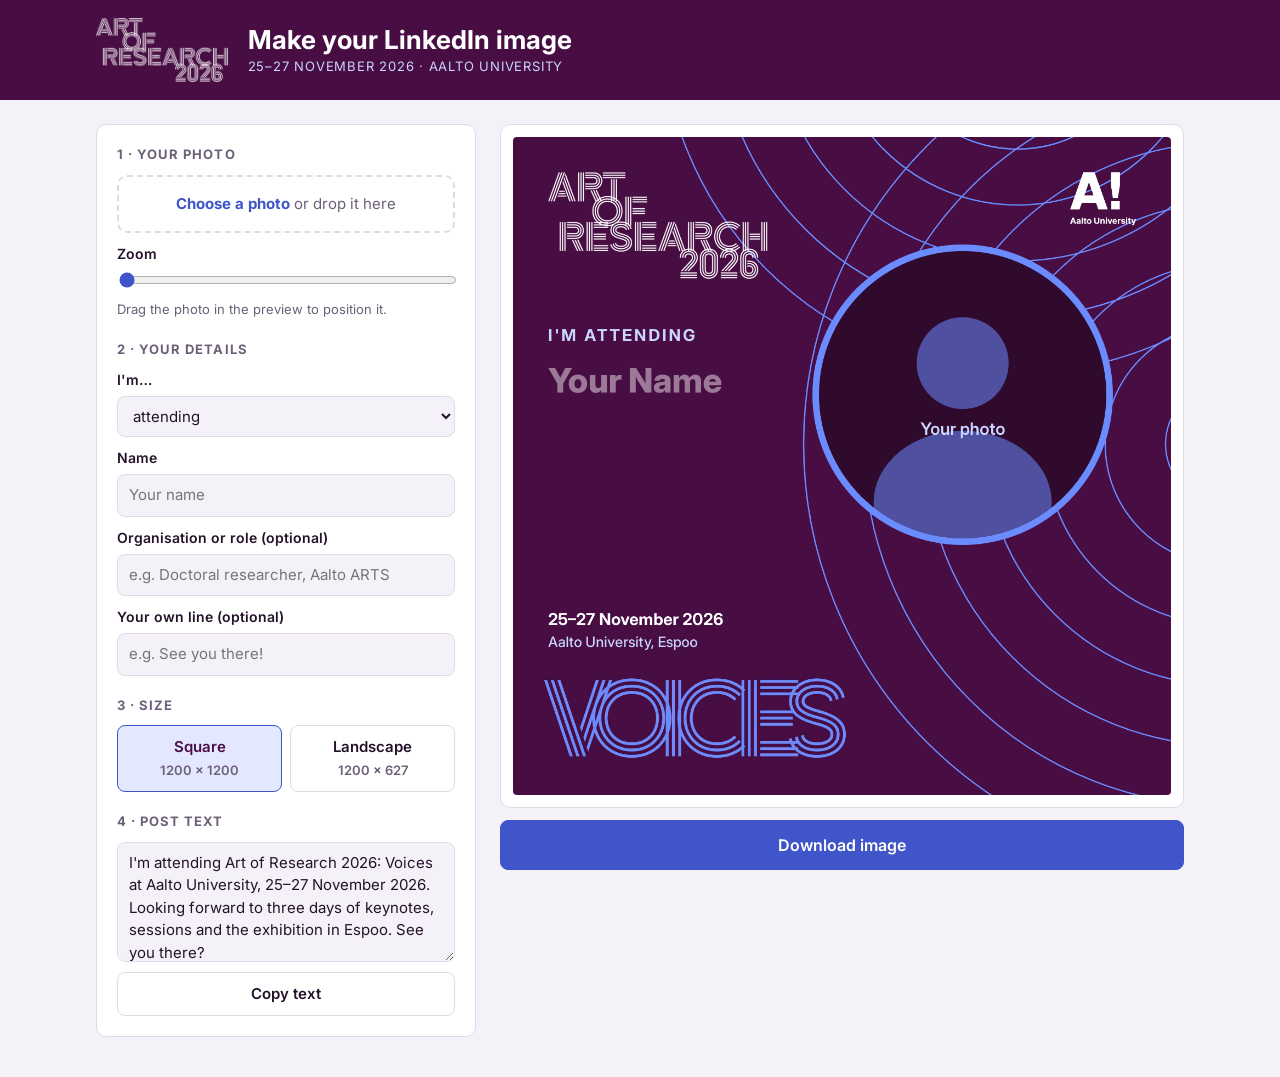
<file: index.html>
<!doctype html>
<html lang="en">
<head>
<meta charset="utf-8">
<meta name="viewport" content="width=device-width,initial-scale=1">
<style>body{margin:0}img{max-width:100%}[hidden]{display:none!important}</style>
</head>
<body>
<title>Art of Research 2026 Post Image</title>
<link rel="preconnect" href="https://fonts.googleapis.com">
<link rel="preconnect" href="https://fonts.gstatic.com" crossorigin>
<link rel="stylesheet" href="https://fonts.googleapis.com/css2?family=Inter:wght@400;500;600;700;800&display=swap">
<style>
/* Layout: brand band on top, controls left and live preview right; one column on phones. Colours from the Art of Research programme. */
:root{
  --bg:#f4f2f8; --surface:#ffffff; --fg:#25122a; --muted:#6c6079; --line:#e1d9e8;
  --brand:#480E44; --on-brand:#ffffff; --on-brand-soft:#c9d4ff;
  --accent:#3F55C9; --accent-fg:#ffffff; --chip:#e3e8ff; --chip-fg:#480E44; --focus:#6B8CFF;
  --font:"Inter","Helvetica Neue",Helvetica,Arial,sans-serif;
}
@media (prefers-color-scheme: dark){:root:not([data-theme="light"]){
  --bg:#150a17; --surface:#21112a; --fg:#f2ebf5; --muted:#b5a8c0; --line:#3a2745;
  --accent:#8fa6ff; --accent-fg:#150a17; --chip:#2d2552; --chip-fg:#dfe5ff; color-scheme:dark}}
:root[data-theme="dark"]{
  --bg:#150a17; --surface:#21112a; --fg:#f2ebf5; --muted:#b5a8c0; --line:#3a2745;
  --accent:#8fa6ff; --accent-fg:#150a17; --chip:#2d2552; --chip-fg:#dfe5ff; color-scheme:dark}
*{box-sizing:border-box}
body{background:var(--bg);color:var(--fg);font-family:var(--font);font-size:15px;line-height:1.5}
.band{background:var(--brand);color:var(--on-brand)}
.band-inner,.wrap{max-width:1120px;margin:0 auto;padding-left:max(16px,env(safe-area-inset-left,0px));padding-right:max(16px,env(safe-area-inset-right,0px))}
.band-inner{display:flex;align-items:center;gap:20px;flex-wrap:wrap;padding-block:18px}
.band-inner img{height:64px;width:auto}
.band h1{font-size:clamp(20px,3vw,26px);line-height:1.2;margin:0;text-wrap:balance}
.band p{margin:2px 0 0;color:var(--on-brand-soft);font-size:13px;letter-spacing:.06em;text-transform:uppercase}
.wrap{padding-block:24px 40px}
.grid{display:grid;grid-template-columns:minmax(0,380px) minmax(0,1fr);gap:24px;align-items:start}
@media (max-width:820px){.grid{grid-template-columns:minmax(0,1fr)}}
.panel{background:var(--surface);border:1px solid var(--line);border-radius:10px;padding:20px;display:flex;flex-direction:column;gap:20px;min-width:0}
.step{display:flex;flex-direction:column;gap:10px}
.step h2{margin:0;font-size:13px;letter-spacing:.08em;text-transform:uppercase;color:var(--muted);font-weight:700}
label{font-weight:600;font-size:14px}
.field{display:flex;flex-direction:column;gap:6px}
input[type=text],select,textarea{font:inherit;color:var(--fg);background:var(--bg);border:1px solid var(--line);border-radius:8px;padding:9px 11px;width:100%}
textarea{min-height:120px;resize:vertical}
input[type=range]{width:100%;accent-color:var(--accent)}
.drop{border:2px dashed var(--line);border-radius:10px;padding:16px;text-align:center;color:var(--muted);cursor:pointer}
.drop.over{border-color:var(--accent);color:var(--fg)}
.drop strong{color:var(--accent)}
.seg{display:flex;gap:8px;flex-wrap:wrap}
.seg button{flex:1 1 140px}
button{font:inherit;font-weight:600;border-radius:8px;padding:10px 14px;cursor:pointer;border:1px solid var(--line);background:var(--surface);color:var(--fg)}
button[aria-pressed="true"]{background:var(--chip);color:var(--chip-fg);border-color:var(--accent)}
button.primary{background:var(--accent);color:var(--accent-fg);border-color:var(--accent);width:100%;font-size:16px;padding:12px}
button:focus-visible,input:focus-visible,select:focus-visible,textarea:focus-visible,.drop:focus-visible{outline:3px solid var(--focus);outline-offset:2px}
.row{display:flex;gap:8px;align-items:center}
.row > *{min-width:0}
.hint{font-size:13px;color:var(--muted);margin:0}
.preview{display:flex;flex-direction:column;gap:12px;min-width:0;position:sticky;top:max(16px,env(safe-area-inset-top,0px))}
.canvas-box{background:var(--surface);border:1px solid var(--line);border-radius:10px;padding:12px}
canvas{display:block;width:100%;height:auto;border-radius:4px;touch-action:none;cursor:grab}
canvas.dragging{cursor:grabbing}
.status{font-size:14px;min-height:1.5em;margin:0}
#fallback img{width:100%;height:auto;border-radius:4px;border:1px solid var(--line)}
#fallback{display:flex;flex-direction:column;gap:8px}
#fallback[hidden]{display:none}
@media (prefers-reduced-motion:reduce){*{transition:none!important}}
</style>

<header class="band">
  <div class="band-inner">
    <img src="[data-uri]" alt="Art of Research 2026">
    <div>
      <h1>Make your LinkedIn image</h1>
      <p>25–27 November 2026 · Aalto University</p>
    </div>
  </div>
</header>

<main class="wrap">
  <div class="grid">
    <section class="panel" aria-label="Settings">
      <div class="step">
        <h2>1 · Your photo</h2>
        <div class="drop" id="drop" tabindex="0" role="button" aria-label="Choose a photo">
          <strong>Choose a photo</strong> or drop it here
        </div>
        <input type="file" id="file" accept="image/*" hidden>
        <div class="field">
          <label for="zoom">Zoom</label>
          <input type="range" id="zoom" min="1" max="3" step="0.01" value="1">
        </div>
        <p class="hint">Drag the photo in the preview to position it.</p>
      </div>

      <div class="step">
        <h2>2 · Your details</h2>
        <div class="field">
          <label for="mode">I'm…</label>
          <select id="mode">
            <option value="attending">attending</option>
            <option value="presenting">presenting</option>
            <option value="volunteering">volunteering</option>
          </select>
        </div>
        <div class="field">
          <label for="name">Name</label>
          <input type="text" id="name" placeholder="Your name" maxlength="60" autocomplete="name">
        </div>
        <div class="field">
          <label for="org">Organisation or role (optional)</label>
          <input type="text" id="org" placeholder="e.g. Doctoral researcher, Aalto ARTS" maxlength="80">
        </div>
        <div class="field">
          <label for="msg">Your own line (optional)</label>
          <input type="text" id="msg" placeholder="e.g. See you there!" maxlength="50">
        </div>
      </div>

      <div class="step">
        <h2>3 · Size</h2>
        <div class="seg" role="group" aria-label="Image size">
          <button type="button" id="sq" aria-pressed="true">Square<br><span class="hint">1200 × 1200</span></button>
          <button type="button" id="ls" aria-pressed="false">Landscape<br><span class="hint">1200 × 627</span></button>
        </div>
      </div>

      <div class="step">
        <h2>4 · Post text</h2>
        <textarea id="post" aria-label="Post text"></textarea>
        <button type="button" id="copy">Copy text</button>
      </div>
    </section>

    <section class="preview" aria-label="Preview">
      <div class="canvas-box"><canvas id="cv" width="1200" height="1200" aria-label="Preview of your LinkedIn image"></canvas></div>
      <button type="button" class="primary" id="save">Download image</button>
      <p class="status" id="status" role="status"></p>
      <div id="fallback" hidden>
        <p class="hint">Downloading isn't available here. Press and hold, or right-click, the image below and save it.</p>
        <img id="fallbackImg" alt="Your LinkedIn image">
      </div>
    </section>
  </div>
</main>

<script>
(function(){
  const C = {bg:"#480D43", blue:"#6B8CFF", light:"#C9D4FF", white:"#FFFFFF", deep:"#2F0A2D"};
  const DATE = "25–27 November 2026", PLACE = "Aalto University, Espoo";
  const LABEL = {attending:"I'M ATTENDING", presenting:"I'M PRESENTING", volunteering:"I'M VOLUNTEERING"};
  const POST = {
    attending:"I'm attending Art of Research 2026: Voices at Aalto University, 25–27 November 2026. Looking forward to three days of keynotes, sessions and the exhibition in Espoo. See you there?",
    presenting:"I'm presenting at Art of Research 2026: Voices at Aalto University, 25–27 November 2026. Come and say hello at my session!",
    volunteering:"I'm volunteering at Art of Research 2026: Voices at Aalto University, 25–27 November 2026. Find us at the info desk, in the session rooms and at the cloakrooms!"
  };
  const $ = id => document.getElementById(id);
  const cv = $("cv"), ctx = cv.getContext("2d");
  const state = {photo:null, zoom:1, ox:0, oy:0, mode:"attending", name:"", org:"", msg:"", fmt:"square", postEdited:false};

  function load(src){ return new Promise(r => { const i = new Image(); i.onload = () => r(i); i.onerror = () => r(null); i.src = src; }); }
  let AOR, HERO, AALTO;

  function geo(){
    // sets: [centre x, centre y, first radius, step, count] for the two families of circles
    if (state.fmt === "square") return {W:1200,H:1200,cx:820,cy:470,r:262,
      logo:[64,64,400],tx:64,label:372,nameLines:3,aalto:[1200-64-120,64,120],
      voices:[52,1200-64-154,560], dateY:930,
      sets:[[920,-220,140,102,6],[1300,560,110,110,7]]};
    return {W:1200,H:627,cx:930,cy:300,r:200,logo:[52,48,270],tx:52,label:262,nameLines:2,aalto:null,
      voices:[1200-52-240,627-28-66,240], dateY:579,
      sets:[[930,-170,120,95,6],[1250,200,90,95,6]]};
  }
  function wrap(text, maxW, maxLines){
    const words = text.split(/\s+/).filter(Boolean), lines = [];
    let cur = "";
    for (const w of words){
      const t = cur ? cur + " " + w : w;
      if (ctx.measureText(t).width <= maxW || !cur) cur = t; else { lines.push(cur); cur = w; }
    }
    if (cur) lines.push(cur);
    if (lines.length > maxLines){ const keep = lines.slice(0, maxLines); keep[maxLines-1] = keep[maxLines-1].replace(/\s*\S*$/, "") + "…"; return keep; }
    return lines;
  }
  function spaced(text, x, y, px){
    if ("letterSpacing" in ctx){ ctx.letterSpacing = px + "px"; ctx.fillText(text, x, y); ctx.letterSpacing = "0px"; return; }
    ctx.fillText(text, x, y);
  }

  function draw(){
    const g = geo();
    if (cv.width !== g.W || cv.height !== g.H){ cv.width = g.W; cv.height = g.H; }
    ctx.textBaseline = "alphabetic";
    ctx.fillStyle = C.bg; ctx.fillRect(0,0,g.W,g.H);
    // resonance arcs around the photo
    ctx.save();
    ctx.strokeStyle = C.blue; ctx.lineWidth = 2.5;
    for (const [x, y, r0, step, n] of g.sets){
      for (let i = 0; i < n; i++){ ctx.beginPath(); ctx.arc(x, y, r0 + i*step, 0, Math.PI*2); ctx.stroke(); }
    }
    ctx.restore(); ctx.globalAlpha = 1;
    // VOICES wordmark, cut from the conference banner
    if (HERO){ const [x,y,w] = g.voices; ctx.drawImage(HERO, 60, 112, 870, 240, x, y, w, w*240/870); }
    const textRight = g.cx - g.r - 48;
    // logos
    if (AOR){ const [x,y,w] = g.logo; ctx.drawImage(AOR, x, y, w, w*292/600); }
    if (g.aalto && AALTO){ const [x,y,w] = g.aalto; ctx.drawImage(AALTO, x, y, w, w*357/440); }
    // photo
    ctx.beginPath(); ctx.arc(g.cx, g.cy, g.r + 12, 0, Math.PI*2); ctx.fillStyle = C.blue; ctx.fill();
    ctx.save(); ctx.beginPath(); ctx.arc(g.cx, g.cy, g.r, 0, Math.PI*2); ctx.clip();
    if (state.photo){
      const p = state.photo, s = Math.max(2*g.r/p.width, 2*g.r/p.height) * state.zoom;
      const k = g.r / 262; // offsets are stored for the square size
      ctx.drawImage(p, g.cx - p.width*s/2 + state.ox*k, g.cy - p.height*s/2 + state.oy*k, p.width*s, p.height*s);
    } else {
      ctx.fillStyle = C.deep; ctx.fillRect(g.cx-g.r, g.cy-g.r, 2*g.r, 2*g.r);
      ctx.fillStyle = "rgba(107,140,255,.55)";
      ctx.beginPath(); ctx.arc(g.cx, g.cy - g.r*0.22, g.r*0.32, 0, Math.PI*2); ctx.fill();
      ctx.beginPath(); ctx.ellipse(g.cx, g.cy + g.r*0.75, g.r*0.62, g.r*0.5, 0, 0, Math.PI*2); ctx.fill();
      ctx.fillStyle = C.light; ctx.font = `600 ${Math.round(g.r*0.12)}px Inter, Arial, sans-serif`; ctx.textAlign = "center";
      ctx.fillText("Your photo", g.cx, g.cy + g.r*0.28); ctx.textAlign = "left";
    }
    ctx.restore();
    // text
    const maxW = textRight - g.tx, sq = state.fmt === "square";
    let y = g.label;
    ctx.fillStyle = C.light; ctx.font = `700 ${sq?30:24}px Inter, Arial, sans-serif`;
    spaced(LABEL[state.mode], g.tx, y, 4);
    y += sq ? 26 : 20;
    const name = state.name.trim() || "Your Name";
    ctx.font = `800 ${sq?62:50}px Inter, Arial, sans-serif`; ctx.fillStyle = state.name.trim() ? C.white : "rgba(255,255,255,.45)";
    for (const l of wrap(name, maxW, g.nameLines)){ y += sq ? 68 : 56; ctx.fillText(l, g.tx, y); }
    if (state.org.trim()){
      ctx.font = `500 ${sq?30:24}px Inter, Arial, sans-serif`; ctx.fillStyle = C.light; y += sq ? 14 : 10;
      for (const l of wrap(state.org.trim(), maxW, 2)){ y += sq ? 40 : 32; ctx.fillText(l, g.tx, y); }
    }
    if (state.msg.trim()){
      ctx.font = `700 ${sq?32:26}px Inter, Arial, sans-serif`; ctx.fillStyle = C.white; y += sq ? 26 : 18;
      for (const l of wrap(state.msg.trim(), maxW, 1)){ y += sq ? 40 : 32; ctx.fillText(l, g.tx, y); }
    }
    const dy = g.dateY;
    ctx.fillStyle = C.white; ctx.font = `700 ${sq?30:24}px Inter, Arial, sans-serif`; ctx.fillText(DATE, g.tx, dy - (sq?40:32));
    ctx.fillStyle = C.light; ctx.font = `500 ${sq?26:21}px Inter, Arial, sans-serif`; ctx.fillText(PLACE, g.tx, dy);
  }

  // inputs
  function setPost(){ if (!state.postEdited) $("post").value = POST[state.mode]; }
  $("mode").addEventListener("change", e => { state.mode = e.target.value; setPost(); draw(); });
  $("name").addEventListener("input", e => { state.name = e.target.value; draw(); });
  $("org").addEventListener("input", e => { state.org = e.target.value; draw(); });
  $("msg").addEventListener("input", e => { state.msg = e.target.value; draw(); });
  $("post").addEventListener("input", () => { state.postEdited = true; });
  $("zoom").addEventListener("input", e => { state.zoom = parseFloat(e.target.value); draw(); });
  function fmt(f){ state.fmt = f; $("sq").setAttribute("aria-pressed", f === "square"); $("ls").setAttribute("aria-pressed", f !== "square"); $("fallback").hidden = true; draw(); }
  $("sq").addEventListener("click", () => fmt("square"));
  $("ls").addEventListener("click", () => fmt("landscape"));

  function readFile(f){
    if (!f || !/^image\//.test(f.type)){ $("status").textContent = "Please choose an image file (JPG or PNG)."; return; }
    const rd = new FileReader();
    rd.onload = async () => {
      const img = await load(rd.result);
      if (!img){ $("status").textContent = "This image couldn't be opened. Try a JPG or PNG."; return; }
      state.photo = img; state.zoom = 1; state.ox = 0; state.oy = 0; $("zoom").value = 1; $("status").textContent = ""; $("fallback").hidden = true; draw();
    };
    rd.readAsDataURL(f);
  }
  const drop = $("drop");
  drop.addEventListener("click", () => $("file").click());
  drop.addEventListener("keydown", e => { if (e.key === "Enter" || e.key === " "){ e.preventDefault(); $("file").click(); } });
  $("file").addEventListener("change", e => readFile(e.target.files[0]));
  ["dragenter","dragover"].forEach(t => drop.addEventListener(t, e => { e.preventDefault(); drop.classList.add("over"); }));
  ["dragleave","drop"].forEach(t => drop.addEventListener(t, e => { e.preventDefault(); drop.classList.remove("over"); }));
  drop.addEventListener("drop", e => readFile(e.dataTransfer.files[0]));

  // drag to position
  let drag = null;
  cv.addEventListener("pointerdown", e => { if (!state.photo) return; drag = {x:e.clientX, y:e.clientY, ox:state.ox, oy:state.oy}; cv.setPointerCapture(e.pointerId); cv.classList.add("dragging"); });
  cv.addEventListener("pointermove", e => {
    if (!drag) return;
    const g = geo(), scale = cv.width / cv.clientWidth, k = 262 / g.r;
    state.ox = drag.ox + (e.clientX - drag.x) * scale * k; state.oy = drag.oy + (e.clientY - drag.y) * scale * k; draw();
  });
  const end = () => { drag = null; cv.classList.remove("dragging"); };
  cv.addEventListener("pointerup", end); cv.addEventListener("pointercancel", end);

  // copy
  $("copy").addEventListener("click", () => {
    const t = $("post").value;
    try {
      navigator.clipboard.writeText(t).then(() => { $("copy").textContent = "Copied"; setTimeout(() => $("copy").textContent = "Copy text", 1800); },
        () => { $("post").select(); $("copy").textContent = "Press Ctrl+C to copy"; });
    } catch (_) { $("post").select(); $("copy").textContent = "Press Ctrl+C to copy"; }
  });

  // download
  let downloads = null;
  if (window.claude && window.claude.use) window.claude.use("downloads").then(d => { downloads = d; }).catch(() => {});
  function showFallback(){ $("fallbackImg").src = cv.toDataURL("image/png"); $("fallback").hidden = false; }
  $("save").addEventListener("click", () => {
    const filename = `art-of-research-2026-${state.mode}${state.fmt === "square" ? "" : "-landscape"}.png`;
    if (!downloads){
      if (!window.claude){ // standalone page: a normal download link works
        cv.toBlob(blob => { const u = URL.createObjectURL(blob), l = document.createElement("a");
          l.href = u; l.download = filename; document.body.appendChild(l); l.click(); l.remove();
          setTimeout(() => URL.revokeObjectURL(u), 4000); $("status").textContent = "Image saved. Upload it to your LinkedIn post."; }, "image/png");
        return;
      }
      showFallback(); return;
    }
    cv.toBlob(async blob => {
      try {
        await downloads.save({filename, data: blob});
        $("status").textContent = "Image saved. Upload it to your LinkedIn post.";
      } catch (err) {
        const code = err && err.code;
        if (code === "declined") $("status").textContent = "Download cancelled.";
        else if (code === "rate_limited") $("status").textContent = "A download is already waiting for your answer.";
        else showFallback();
      }
    }, "image/png");
  });

  setPost();
  Promise.all([load("[data-uri]"), load("[data-uri]"), load("[data-uri]")]).then(([a,h,al]) => {
    AOR = a; HERO = h; AALTO = al; draw();
    if (document.fonts && document.fonts.load){
      Promise.all(["800 62px Inter","700 30px Inter","500 30px Inter"].map(f => document.fonts.load(f))).then(draw, draw);
    }
  });
  draw();
})();
</script>

</body>
</html>
</file>
